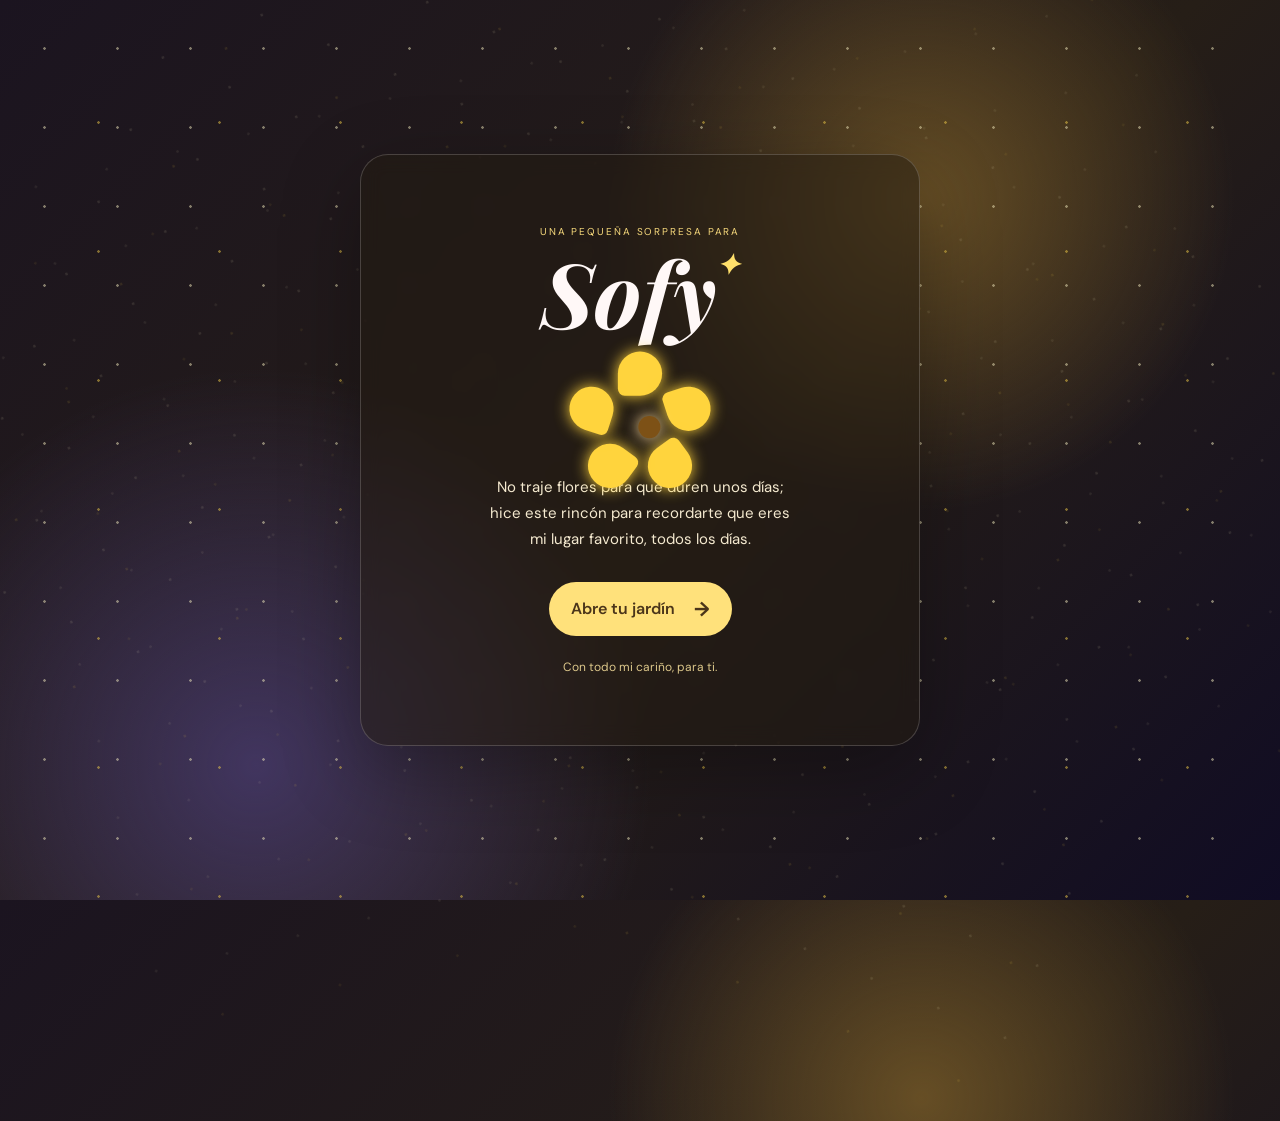
<file: index.html>
<!DOCTYPE html>
<html lang="es">
<head>
  <meta charset="UTF-8">
  <meta name="viewport" content="width=device-width, initial-scale=1.0">
  <meta name="theme-color" content="#26122c">
  <link rel="stylesheet" href="DATOS/css/style.css">
  <title>Para Sofy ✦</title>
</head>
<body class="cover-page">
  <main class="cover-card">
    <p class="eyebrow">una pequeña sorpresa para</p>
    <h1>Sofy<span>✦</span></h1>
    <div class="mini-bouquet" aria-hidden="true"><i></i><i></i><i></i><i></i><i></i></div>
    <p class="cover-copy">No traje flores para que duren unos días;<br>hice este rincón para recordarte que eres<br>mi lugar favorito, todos los días.</p>
    <a class="open-letter" href="DATOS/FLORES.html">Abre tu jardín <b>→</b></a>
    <p class="signature">Con todo mi cariño, para ti.</p>
  </main>
  <div class="stars" aria-hidden="true"></div>
</body>
</html>
</file>
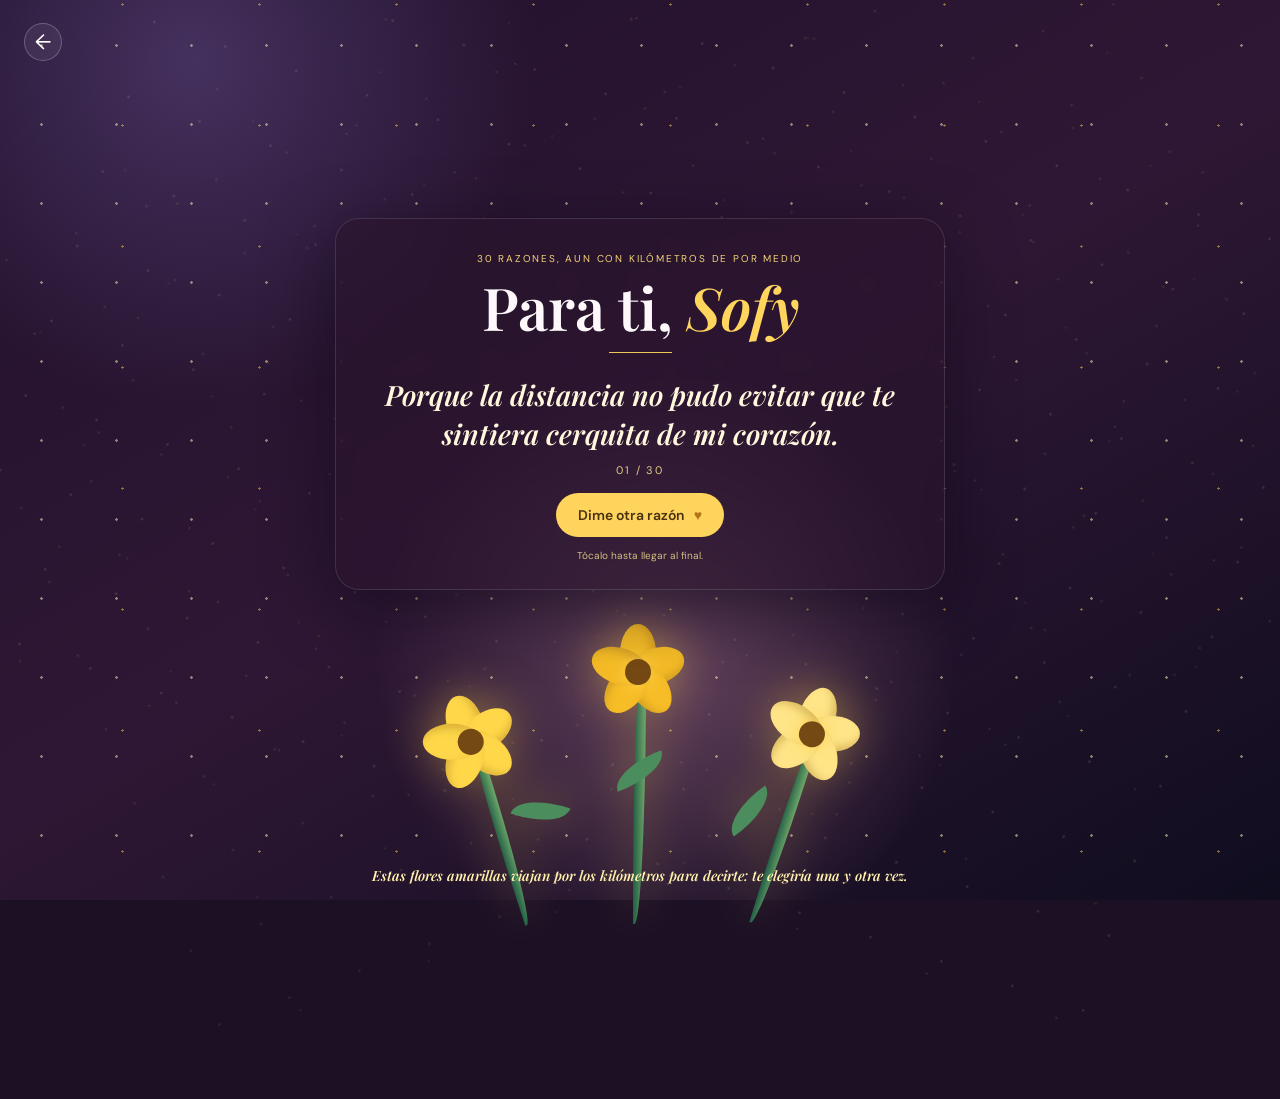
<file: DATOS/FLORES.html>
<!DOCTYPE html>
<html lang="es">
<head>
  <meta charset="UTF-8">
  <meta name="viewport" content="width=device-width, initial-scale=1.0">
  <meta name="theme-color" content="#26122c">
  <link rel="stylesheet" href="css/main.css">
  <title>30 veces Sofy ✦</title>
</head>
<body>
  <main class="garden">
    <a class="back" href="../index.html" aria-label="Volver a la portada">←</a>
    <div class="stars" aria-hidden="true"></div>
    <div class="shooting shooting-one" aria-hidden="true"></div>
    <div class="shooting shooting-two" aria-hidden="true"></div>
    <div class="hearts" aria-hidden="true"><span>♥</span><span>♥</span><span>♥</span><span>♥</span><span>♥</span></div>
    <section class="letter" aria-live="polite">
      <p class="eyebrow">30 razones, aun con kilómetros de por medio</p>
      <h1>Para ti, <em>Sofy</em></h1>
      <div class="line"></div>
      <p id="love-line" class="love-line">Porque la distancia no pudo evitar que te sintiera cerquita de mi corazón.</p>
      <p id="counter" class="counter">01 / 30</p>
      <button id="next-line" type="button">Dime otra razón <span>♥</span></button>
      <p class="hint">Tócalo hasta llegar al final.</p>
    </section>
    <section class="flowers" aria-label="Un ramo de flores para Sofy">
      <div class="stem stem-one"><div class="flower bloom-yellow"><i></i><i></i><i></i><i></i><i></i><b></b></div></div>
      <div class="stem stem-two"><div class="flower bloom-yellow bloom-gold"><i></i><i></i><i></i><i></i><i></i><b></b></div></div>
      <div class="stem stem-three"><div class="flower bloom-yellow bloom-soft"><i></i><i></i><i></i><i></i><i></i><b></b></div></div>
      <div class="leaf leaf-one"></div><div class="leaf leaf-two"></div><div class="leaf leaf-three"></div>
    </section>
    <p class="final-note">Estas flores amarillas viajan por los kilómetros para decirte: te elegiría una y otra vez.</p>
  </main>
  <script src="main.js"></script>
</body>
</html>
</file>
<file: DATOS/css/style.css>
@import url('https://fonts.googleapis.com/css2?family=DM+Sans:wght@400;500;600&family=Playfair+Display:ital,wght@0,600;0,700;1,600&display=swap');
*{box-sizing:border-box}body{margin:0;font-family:'DM Sans',sans-serif;color:#fff7fa;background:#1b0d22;overflow:hidden}.cover-page{min-height:100vh;display:grid;place-items:center;background:radial-gradient(circle at 72% 22%,#664e25 0,transparent 27%),radial-gradient(circle at 20% 85%,#41355f 0,transparent 31%),linear-gradient(135deg,#1b1420,#261e17 55%,#100c24)}.cover-card{z-index:1;width:min(92vw,560px);padding:clamp(42px,8vw,70px) clamp(26px,7vw,64px);text-align:center;border:1px solid rgba(255,255,255,.18);border-radius:28px;background:rgba(36,27,18,.52);box-shadow:0 24px 80px rgba(0,0,0,.3);backdrop-filter:blur(10px);animation:land .8s ease both}.eyebrow{margin:0 0 12px;letter-spacing:.19em;text-transform:uppercase;font-size:10px;color:#f7d97c}.cover-card h1{font:italic 700 clamp(58px,12vw,90px)/.95 'Playfair Display',serif;margin:0;color:#fff8f7}.cover-card h1 span{font-size:.32em;vertical-align:top;color:#ffe06b}.mini-bouquet{height:98px;position:relative;margin:18px auto 22px;width:150px;transform:scale(.85);transform-origin:center top;animation:breathe 3.5s ease-in-out infinite}.mini-bouquet i{position:absolute;left:calc(50% - 26px);top:27px;width:52px;height:52px;border-radius:50% 50% 50% 8px;background:#ffd43d;transform:rotate(var(--r)) translateY(-30px);transform-origin:26px 56px;box-shadow:0 0 17px #ffd43d}.mini-bouquet i:nth-child(1){--r:0deg}.mini-bouquet i:nth-child(2){--r:72deg}.mini-bouquet i:nth-child(3){--r:144deg}.mini-bouquet i:nth-child(4){--r:216deg}.mini-bouquet i:nth-child(5){--r:288deg}.mini-bouquet:after{content:'';position:absolute;left:73px;top:73px;width:26px;height:26px;border-radius:50%;background:#7d5116;box-shadow:0 0 18px #ffdc97}.cover-copy{color:#f5ead0;line-height:1.75;font-size:15px;margin:0 auto 29px}.open-letter{display:inline-flex;gap:19px;align-items:center;padding:14px 22px;border-radius:999px;background:#ffe17b;color:#4b351a;font-weight:600;text-decoration:none;transition:transform .25s,box-shadow .25s}.open-letter:hover{transform:translateY(-3px);box-shadow:0 10px 28px #f6c22d7a}.open-letter b{font-size:20px}.signature{font-size:12px;color:#ddc88b;margin:23px 0 0}.stars,.stars:before,.stars:after{position:absolute;inset:0;content:'';background-image:radial-gradient(#fff7c7 1px,transparent 1.5px),radial-gradient(#ffd94c 1px,transparent 1.5px);background-size:73px 79px,121px 129px;background-position:8px 9px,38px 58px;opacity:.45}.stars:before{transform:rotate(24deg);opacity:.24}.stars:after{transform:rotate(-14deg);opacity:.16}@keyframes land{from{opacity:0;transform:translateY(18px)}to{opacity:1;transform:none}}@keyframes breathe{50%{transform:scale(.91)}}@media(max-width:420px){.cover-copy{font-size:14px}.mini-bouquet{transform:scale(.72);margin-top:7px;margin-bottom:16px}}
</file>
<file: DATOS/css/main.css>
@import url('https://fonts.googleapis.com/css2?family=DM+Sans:wght@400;500;600&family=Playfair+Display:ital,wght@0,600;0,700;1,600&display=swap');
*{box-sizing:border-box}body{margin:0;min-height:100vh;background:#1c1025;color:#fff8fa;font-family:'DM Sans',sans-serif;overflow-x:hidden}.garden{min-height:100vh;position:relative;display:grid;place-items:center;isolation:isolate;padding:38px 20px 250px;background:radial-gradient(ellipse at 52% 74%,#63425c 0,transparent 31%),radial-gradient(circle at 15% 7%,#45315e 0,transparent 25%),linear-gradient(150deg,#21112d 0,#2e1734 50%,#100d1f 100%)}.back{position:absolute;z-index:3;top:23px;left:24px;width:38px;height:38px;display:grid;place-items:center;border:1px solid #ffffff3b;border-radius:50%;color:#fff;text-decoration:none;font-size:21px;background:#ffffff10}.letter{z-index:2;width:min(92vw,610px);text-align:center;padding:33px 28px 27px;border-radius:24px;border:1px solid #ffffff1e;background:#29152d9c;box-shadow:0 18px 65px #0c06178a;backdrop-filter:blur(8px);animation:card-in .8s ease both}.eyebrow{margin:0;color:#f4d479;text-transform:uppercase;letter-spacing:.18em;font-size:10px}.letter h1{font:600 clamp(38px,8vw,59px)/1.05 'Playfair Display',serif;margin:11px 0 14px}.letter h1 em{color:#ffd55e}.line{height:1px;width:63px;margin:0 auto 23px;background:#f0c954}.love-line{min-height:78px;display:grid;place-items:center;margin:0 auto;color:#fff8dd;font:italic 600 clamp(20px,4.3vw,28px)/1.38 'Playfair Display',serif}.love-line.show{animation:appear .46s ease both}.counter{font-size:11px;letter-spacing:.18em;color:#e5ca83;margin:9px 0 16px}button{border:0;cursor:pointer;font-family:inherit;padding:13px 22px;border-radius:999px;background:#ffd45c;color:#493112;font-weight:600;font-size:14px;transition:transform .2s,background .2s;box-shadow:0 0 0 0 #ffd45c77;animation:button-glow 2.5s infinite}button:hover{transform:translateY(-2px);background:#ffe69a}button span{margin-left:7px;color:#b27417}.hint{font-size:10px;color:#d6c083;margin:12px 0 0}.flowers{position:absolute;z-index:1;bottom:0;left:50%;width:460px;height:315px;transform:translateX(-50%);filter:drop-shadow(0 -5px 23px #ffd14a66)}.stem{position:absolute;bottom:-24px;width:13px;height:250px;border-radius:90% 0;background:linear-gradient(90deg,#225e45,#71a96b);transform-origin:bottom}.stem-one{left:115px;transform:rotate(-18deg);height:218px}.stem-two{left:223px;height:278px}.stem-three{right:108px;transform:rotate(17deg);height:224px}.flower{position:absolute;top:-22px;left:-43px;width:96px;height:96px;animation:sway 3.8s ease-in-out infinite alternate}.flower i{position:absolute;left:30px;top:0;width:36px;height:58px;border-radius:50% 50% 48% 48%;transform-origin:18px 48px;transform:rotate(var(--p));box-shadow:inset -5px -5px 8px #9d711961}.flower i:nth-child(1){--p:0deg}.flower i:nth-child(2){--p:72deg}.flower i:nth-child(3){--p:144deg}.flower i:nth-child(4){--p:216deg}.flower i:nth-child(5){--p:288deg}.flower b{position:absolute;left:35px;top:35px;width:26px;height:26px;border-radius:50%;background:#754913;box-shadow:0 0 16px #ffd24d}.bloom-yellow i{background:#ffd84a}.bloom-gold i{background:#f7bd27}.bloom-soft i{background:#ffe588}.leaf{position:absolute;bottom:77px;width:55px;height:24px;background:#4b8d5d;border-radius:100% 0 100% 0}.leaf-one{left:103px;transform:rotate(19deg)}.leaf-two{left:202px;bottom:117px;transform:rotate(-20deg)}.leaf-three{right:93px;transform:rotate(-35deg)}.final-note{position:absolute;z-index:2;bottom:15px;margin:0;text-align:center;color:#fff0ac;font:italic 600 14px 'Playfair Display',serif}.stars,.stars:before,.stars:after{position:absolute;z-index:-1;inset:0;content:'';background-image:radial-gradient(#fff7bf 1px,transparent 1.5px),radial-gradient(#ffd24c 1px,transparent 1.5px);background-size:75px 79px,137px 121px;background-position:4px 6px,54px 65px;opacity:.5}.stars:before{transform:rotate(19deg);opacity:.23}.stars:after{transform:rotate(-21deg);opacity:.16}.shooting{position:absolute;z-index:0;width:100px;height:2px;background:linear-gradient(90deg,transparent,#fff6b7);border-radius:99px;transform:rotate(-28deg);opacity:0;animation:shoot 7s ease-in infinite}.shooting-one{top:16%;left:15%;animation-delay:1s}.shooting-two{top:36%;right:6%;animation-delay:4.2s}.hearts span{position:absolute;z-index:1;bottom:-35px;color:#ffdf62;font-size:clamp(16px,3vw,27px);opacity:0;animation:float-up 9s linear infinite}.hearts span:nth-child(1){left:9%;animation-delay:0s}.hearts span:nth-child(2){left:26%;animation-delay:2s;font-size:17px}.hearts span:nth-child(3){left:72%;animation-delay:4s}.hearts span:nth-child(4){left:86%;animation-delay:6.4s;font-size:14px}.hearts span:nth-child(5){left:52%;animation-delay:7.6s}@keyframes sway{to{transform:rotate(6deg) translateY(-5px)}}@keyframes appear{from{opacity:0;transform:translateY(7px) scale(.98)}to{opacity:1;transform:none}}@keyframes card-in{from{opacity:0;transform:translateY(16px)}to{opacity:1;transform:none}}@keyframes button-glow{50%{box-shadow:0 0 0 10px #ffd45c00}}@keyframes shoot{10%,100%{opacity:0;transform:translate(0,0) rotate(-28deg)}25%{opacity:1}45%{opacity:0;transform:translate(280px,150px) rotate(-28deg)}}@keyframes float-up{0%{transform:translateY(0) rotate(0);opacity:0}12%,85%{opacity:.8}100%{transform:translateY(-115vh) rotate(25deg);opacity:0}}@media(max-width:520px){.garden{padding-bottom:235px}.letter{padding:30px 21px 24px}.flowers{transform:translateX(-50%) scale(.78);transform-origin:bottom}.love-line{min-height:96px}.final-note{font-size:13px;padding:0 25px}}
</file>
